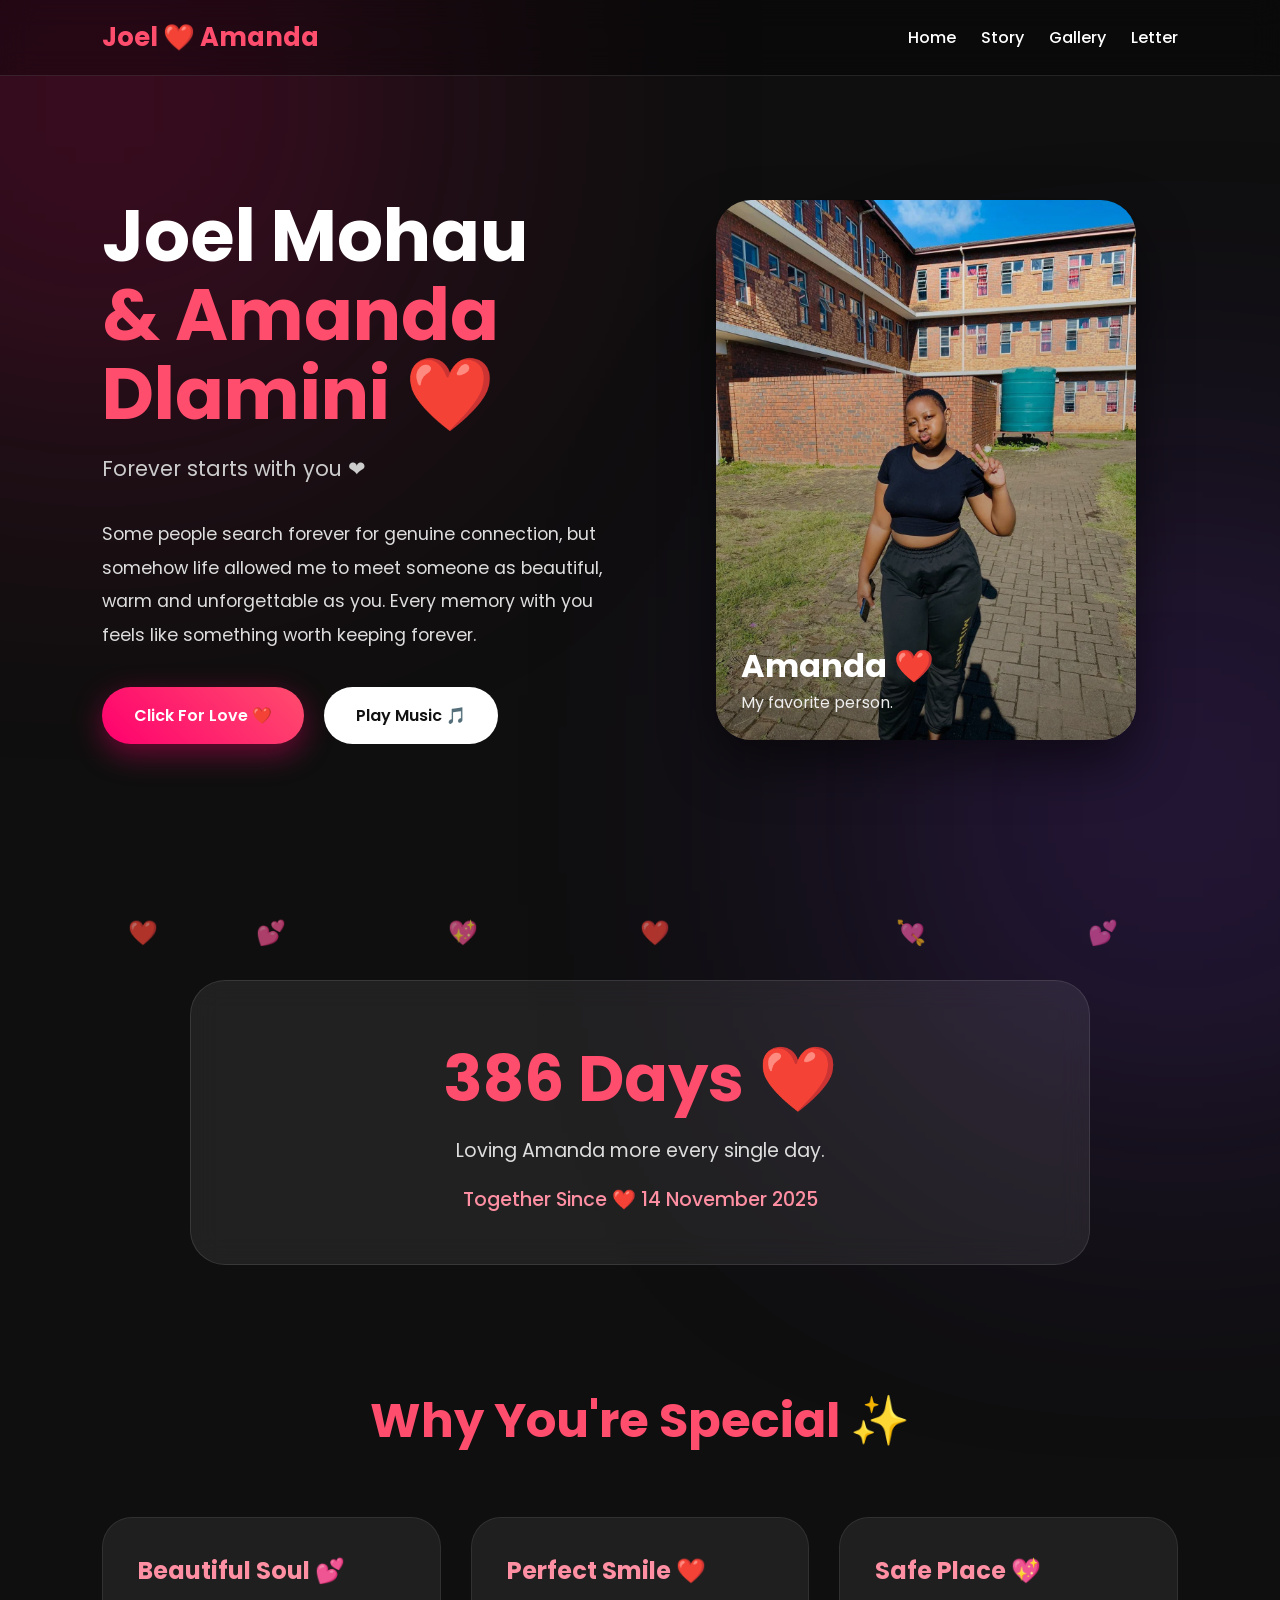
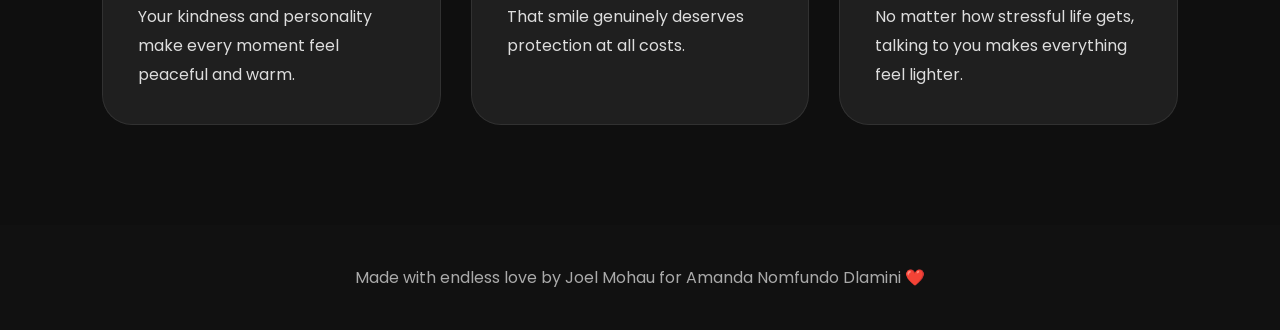
<file: index.html>
<!DOCTYPE html>
<html lang="en">
<head>

<meta charset="UTF-8">
<meta name="viewport" content="width=device-width, initial-scale=1.0">

<title>Joel ❤️ Amanda</title>

<link href="https://fonts.googleapis.com/css2?family=Poppins:wght@300;400;500;600;700&display=swap" rel="stylesheet">

<style>

*{
margin:0;
padding:0;
box-sizing:border-box;
font-family:'Poppins',sans-serif;
scroll-behavior:smooth;
}

body{
background:#0f0f0f;
overflow-x:hidden;
color:white;
}

/* BACKGROUND GLOW */

body::before{
content:'';
position:fixed;
width:500px;
height:500px;
background:#ff006e;
filter:blur(180px);
top:-150px;
left:-150px;
opacity:0.3;
z-index:-1;
}

body::after{
content:'';
position:fixed;
width:500px;
height:500px;
background:#8338ec;
filter:blur(180px);
bottom:-150px;
right:-150px;
opacity:0.3;
z-index:-1;
}

/* NAVBAR */

nav{
position:fixed;
top:0;
left:0;
width:100%;
padding:18px 8%;
display:flex;
justify-content:space-between;
align-items:center;
background:rgba(0,0,0,0.3);
backdrop-filter:blur(15px);
z-index:1000;
border-bottom:1px solid rgba(255,255,255,0.1);
}

.logo{
font-size:1.6rem;
font-weight:700;
color:#ff4d6d;
}

nav ul{
display:flex;
gap:25px;
list-style:none;
}

nav ul li a{
text-decoration:none;
color:white;
font-weight:500;
transition:0.3s;
}

nav ul li a:hover{
color:#ff4d6d;
}

/* HERO */

.hero{
min-height:100vh;
display:flex;
justify-content:center;
align-items:center;
padding:120px 8% 80px;
gap:70px;
flex-wrap:wrap;
}

.hero-left{
flex:1;
min-width:320px;
animation:fadeIn 1.5s ease;
}

.hero-left h1{
font-size:4.5rem;
line-height:1.1;
margin-bottom:20px;
}

.hero-left span{
color:#ff4d6d;
}

.typing{
font-size:1.3rem;
color:#ccc;
margin-bottom:25px;
min-height:40px;
}

.hero-left p{
font-size:1.1rem;
line-height:1.9;
color:#ddd;
max-width:650px;
margin-bottom:35px;
}

/* BUTTONS */

.buttons{
display:flex;
gap:20px;
flex-wrap:wrap;
}

.btn{
padding:16px 32px;
border:none;
border-radius:50px;
cursor:pointer;
font-size:1rem;
font-weight:600;
transition:0.3s;
}

.primary{
background:linear-gradient(45deg,#ff006e,#ff4d6d);
color:white;
box-shadow:0 10px 30px rgba(255,0,110,0.4);
}

.secondary{
background:white;
color:#111;
}

.btn:hover{
transform:translateY(-6px) scale(1.03);
}

/* IMAGE */

.hero-right{
flex:1;
display:flex;
justify-content:center;
align-items:center;
min-width:320px;
animation:fadeIn 2s ease;
}

.image-container{
position:relative;
width:420px;
height:540px;
border-radius:35px;
overflow:hidden;
box-shadow:0 25px 50px rgba(0,0,0,0.5);
}

.image-container::before{
content:'';
position:absolute;
inset:0;
background:linear-gradient(to top,rgba(0,0,0,0.5),transparent);
z-index:1;
}

.image-container img{
width:100%;
height:100%;
object-fit:cover;
transition:0.5s;
}

.image-container:hover img{
transform:scale(1.05);
}

.image-text{
position:absolute;
bottom:25px;
left:25px;
z-index:2;
}

.image-text h2{
font-size:2rem;
}

.image-text p{
color:#eee;
}

/* LOVE COUNTER */

.counter-section{
padding:80px 8%;
display:flex;
justify-content:center;
}

.counter-card{
width:100%;
max-width:900px;
padding:50px;
border-radius:35px;
background:rgba(255,255,255,0.08);
backdrop-filter:blur(15px);
text-align:center;
border:1px solid rgba(255,255,255,0.1);
}

.counter-card h2{
font-size:4rem;
color:#ff4d6d;
margin-bottom:10px;
}

.counter-card p{
font-size:1.2rem;
color:#ddd;
}

.since-date{
margin-top:20px;
font-size:1.2rem;
color:#ff8fa3;
font-weight:500;
}

/* CARDS */

.features{
padding:40px 8% 100px;
}

.title{
text-align:center;
font-size:3rem;
margin-bottom:60px;
color:#ff4d6d;
}

.grid{
display:grid;
grid-template-columns:repeat(auto-fit,minmax(280px,1fr));
gap:30px;
}

.card{
background:rgba(255,255,255,0.07);
padding:35px;
border-radius:30px;
transition:0.4s;
backdrop-filter:blur(10px);
border:1px solid rgba(255,255,255,0.08);
}

.card:hover{
transform:translateY(-10px);
background:rgba(255,255,255,0.12);
}

.card h3{
font-size:1.5rem;
margin-bottom:15px;
color:#ff8fa3;
}

.card p{
line-height:1.8;
color:#ddd;
}

/* FOOTER */

footer{
padding:40px;
text-align:center;
background:#111;
color:#aaa;
}

/* FLOATING HEARTS */

.hearts span{
position:fixed;
bottom:-50px;
font-size:24px;
animation:float 10s linear infinite;
opacity:0.7;
z-index:-1;
}

@keyframes float{
0%{
transform:translateY(0) rotate(0deg);
opacity:1;
}

100%{
transform:translateY(-120vh) rotate(360deg);
opacity:0;
}
}

@keyframes fadeIn{
from{
opacity:0;
transform:translateY(40px);
}

to{
opacity:1;
transform:translateY(0);
}
}

/* MOBILE */

@media(max-width:900px){

.hero{
padding-top:140px;
text-align:center;
}

.hero-left h1{
font-size:3rem;
}

.buttons{
justify-content:center;
}

.image-container{
width:100%;
max-width:360px;
height:500px;
}

.title{
font-size:2.3rem;
}

.counter-card h2{
font-size:3rem;
}

nav{
padding:15px 5%;
}

nav ul{
gap:15px;
font-size:0.9rem;
}

}

</style>

</head>

<body>

<div class="hearts">
<span style="left:10%;animation-delay:0s;">❤️</span>
<span style="left:20%;animation-delay:2s;">💕</span>
<span style="left:35%;animation-delay:4s;">💖</span>
<span style="left:50%;animation-delay:1s;">❤️</span>
<span style="left:70%;animation-delay:5s;">💘</span>
<span style="left:85%;animation-delay:3s;">💕</span>
</div>

<!-- NAVBAR -->

<nav>

<div class="logo">
Joel ❤️ Amanda
</div>

<ul>
<li><a href="index.html">Home</a></li>
<li><a href="story.html">Story</a></li>
<li><a href="gallery.html">Gallery</a></li>
<li><a href="letter.html">Letter</a></li>
</ul>

</nav>

<!-- HERO -->

<section class="hero">

<div class="hero-left">

<h1>
Joel Mohau <br>
<span>& Amanda Dlamini ❤️</span>
</h1>

<div class="typing" id="typing"></div>

<p>
Some people search forever for genuine connection,
but somehow life allowed me to meet someone as beautiful,
warm and unforgettable as you. Every memory with you
feels like something worth keeping forever.
</p>

<div class="buttons">

<button class="btn primary" onclick="showLove()">
Click For Love ❤️
</button>

<button class="btn secondary" onclick="playMusic()">
Play Music 🎵
</button>

</div>

</div>

<div class="hero-right">

<div class="image-container">

<img src="amanda1.jpeg" alt="Amanda">

<div class="image-text">
<h2>Amanda ❤️</h2>
<p>My favorite person.</p>
</div>

</div>

</div>

</section>

<!-- COUNTER -->

<section class="counter-section">

<div class="counter-card">

<h2 id="days">0 ❤️</h2>

<p>
Loving Amanda more every single day.
</p>

<div class="since-date">
Together Since ❤️ 14 November 2025
</div>

</div>

</section>

<!-- FEATURES -->

<section class="features">

<h1 class="title">
Why You're Special ✨
</h1>

<div class="grid">

<div class="card">
<h3>Beautiful Soul 💕</h3>
<p>
Your kindness and personality make every moment feel peaceful and warm.
</p>
</div>

<div class="card">
<h3>Perfect Smile ❤️</h3>
<p>
That smile genuinely deserves protection at all costs.
</p>
</div>

<div class="card">
<h3>Safe Place 💖</h3>
<p>
No matter how stressful life gets, talking to you makes everything feel lighter.
</p>
</div>

</div>

</section>

<footer>
Made with endless love by Joel Mohau for Amanda Nomfundo Dlamini ❤️
</footer>

<!-- MUSIC -->

<audio id="song">
<source src="https://cdn.pixabay.com/download/audio/2022/03/15/audio_c8c8a73467.mp3?filename=romantic-love-11786.mp3" type="audio/mpeg">
</audio>

<script>

/* LOVE ALERT */

function showLove(){
alert("Amanda ❤️ You are genuinely the best thing that has ever happened to me.");
}

/* MUSIC */

function playMusic(){

let song = document.getElementById("song");

song.play();

}

/* LOVE COUNTER */

let startDate = new Date("2025-11-14");

let today = new Date();

let difference = today - startDate;

let days = Math.floor(difference / (1000 * 60 * 60 * 24));

document.getElementById("days").innerHTML = days + " Days ❤️";

/* TYPING EFFECT */

const text = [
"Forever starts with you ❤️",
"You make life feel beautiful ✨",
"My favorite human forever 💕"
];

let count = 0;
let index = 0;
let currentText = '';
let letter = '';

(function type(){

if(count === text.length){
count = 0;
}

currentText = text[count];

letter = currentText.slice(0, ++index);

document.getElementById('typing').textContent = letter;

if(letter.length === currentText.length){

count++;
index = 0;

setTimeout(type, 2000);

}else{

setTimeout(type, 80);

}

})();

</script>

</body>
</html>
</file>
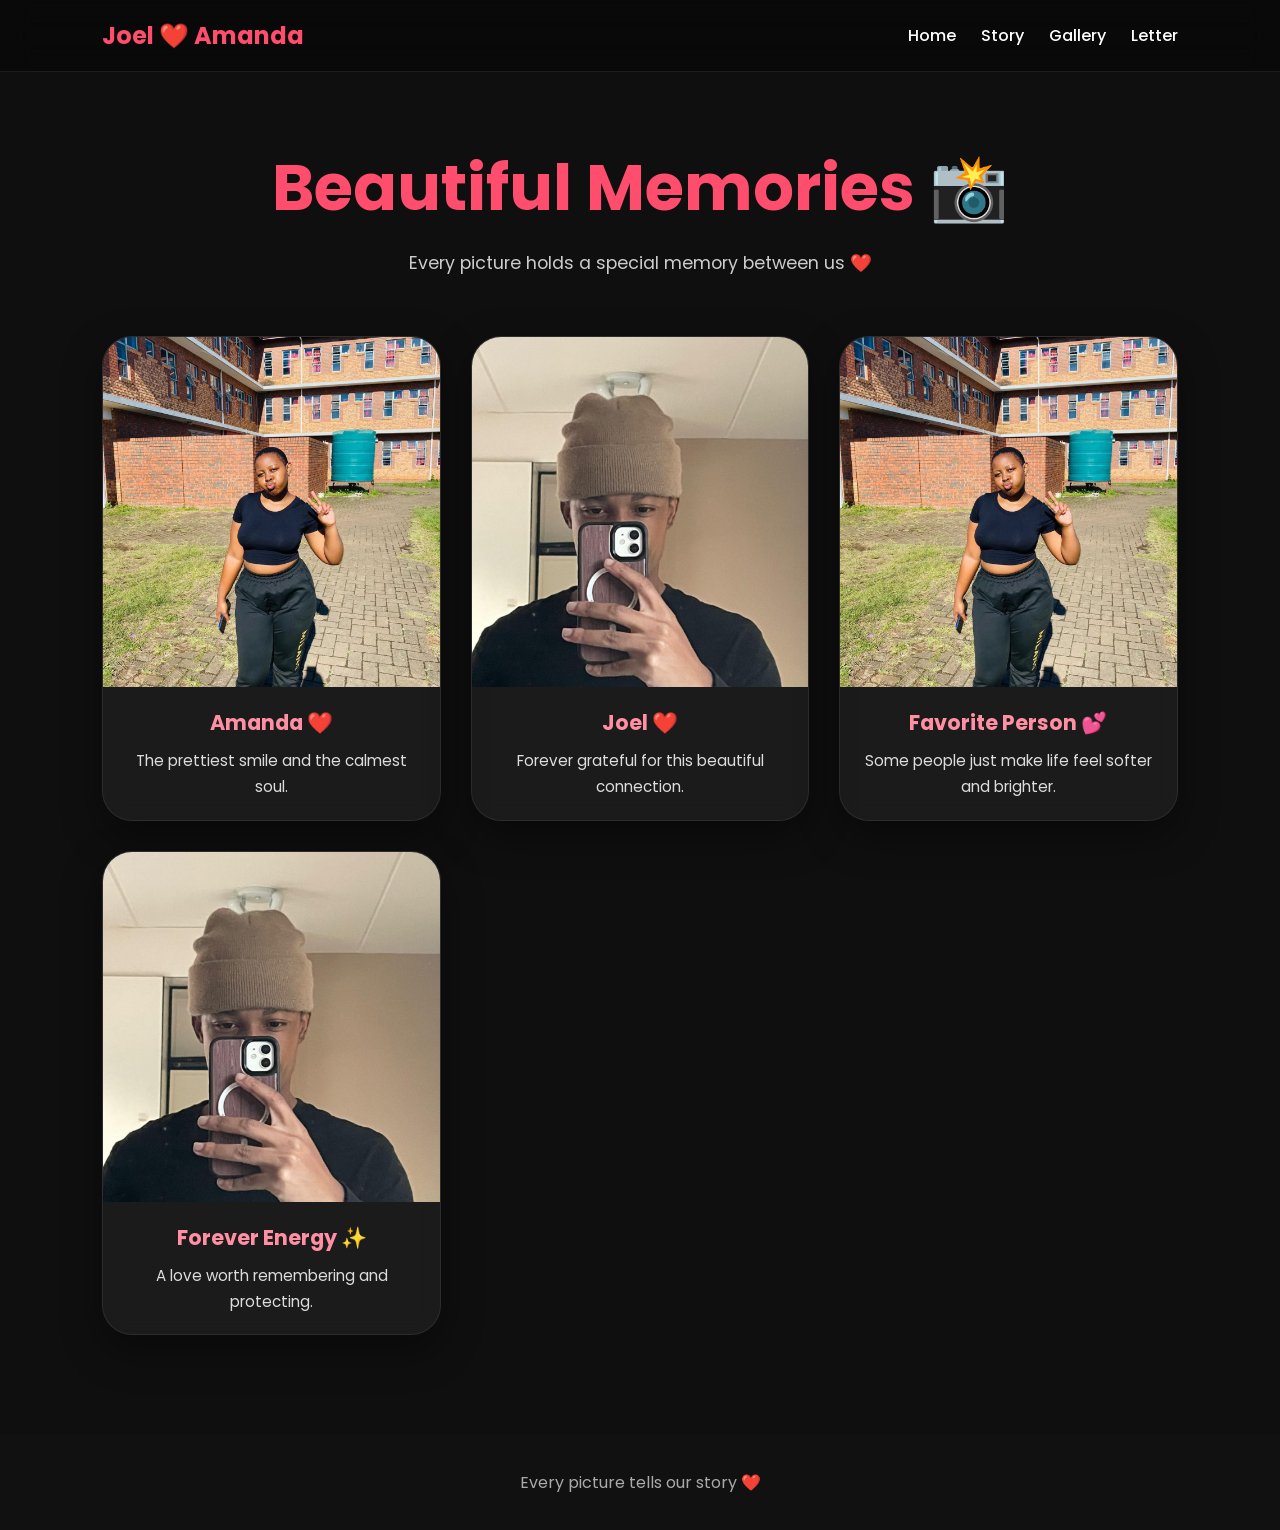
<file: gallery.html>
<!DOCTYPE html>
<html lang="en">
<head>

<meta charset="UTF-8">
<meta name="viewport" content="width=device-width, initial-scale=1.0">

<title>Gallery ❤️</title>

<link href="https://fonts.googleapis.com/css2?family=Poppins:wght@300;400;500;600;700&display=swap" rel="stylesheet">

<style>

*{
margin:0;
padding:0;
box-sizing:border-box;
font-family:'Poppins',sans-serif;
}

body{
background:#0f0f0f;
color:white;
overflow-x:hidden;
}

/* NAVBAR */

nav{
position:fixed;
top:0;
left:0;
width:100%;
padding:18px 8%;
display:flex;
justify-content:space-between;
align-items:center;
background:rgba(0,0,0,0.4);
backdrop-filter:blur(15px);
z-index:1000;
border-bottom:1px solid rgba(255,255,255,0.08);
}

.logo{
font-size:1.5rem;
font-weight:700;
color:#ff4d6d;
}

nav ul{
display:flex;
gap:25px;
list-style:none;
}

nav ul li a{
text-decoration:none;
color:white;
font-weight:500;
transition:0.3s;
}

nav ul li a:hover{
color:#ff4d6d;
}

/* HEADER */

.header{
padding-top:140px;
padding-bottom:40px;
text-align:center;
}

.header h1{
font-size:4rem;
color:#ff4d6d;
margin-bottom:15px;
}

.header p{
color:#ccc;
font-size:1.1rem;
}

/* GALLERY */

.gallery-section{
padding:20px 8% 100px;
}

.gallery{
display:grid;
grid-template-columns:repeat(auto-fit,minmax(250px,1fr));
gap:30px;
}

.photo-card{
background:rgba(255,255,255,0.05);
border-radius:30px;
overflow:hidden;
backdrop-filter:blur(10px);
border:1px solid rgba(255,255,255,0.08);
transition:0.4s;
box-shadow:0 15px 40px rgba(0,0,0,0.4);
animation:fadeUp 1s ease;
}

.photo-card:hover{
transform:translateY(-10px) scale(1.02);
}

.photo-card img{
width:100%;
height:350px;
object-fit:cover;
display:block;
transition:0.4s;
}

.photo-card:hover img{
transform:scale(1.05);
}

.caption{
padding:20px;
text-align:center;
}

.caption h3{
font-size:1.3rem;
margin-bottom:10px;
color:#ff8fa3;
}

.caption p{
font-size:0.95rem;
color:#ddd;
line-height:1.7;
}

/* FOOTER */

footer{
padding:35px;
text-align:center;
background:#111;
color:#aaa;
}

/* ANIMATIONS */

@keyframes fadeUp{

from{
opacity:0;
transform:translateY(40px);
}

to{
opacity:1;
transform:translateY(0);
}

}

/* MOBILE */

@media(max-width:768px){

.header h1{
font-size:2.7rem;
}

nav{
padding:15px 5%;
}

nav ul{
gap:15px;
font-size:0.9rem;
}

.gallery{
gap:20px;
}

.photo-card img{
height:300px;
}

}

</style>

</head>

<body>

<nav>

<div class="logo">
Joel ❤️ Amanda
</div>

<ul>
<li><a href="index.html">Home</a></li>
<li><a href="story.html">Story</a></li>
<li><a href="gallery.html">Gallery</a></li>
<li><a href="letter.html">Letter</a></li>
</ul>

</nav>

<section class="header">

<h1>
Beautiful Memories 📸
</h1>

<p>
Every picture holds a special memory between us ❤️
</p>

</section>

<section class="gallery-section">

<div class="gallery">

<div class="photo-card">

<img src="amanda1.jpeg">

<div class="caption">
<h3>Amanda ❤️</h3>
<p>
The prettiest smile and the calmest soul.
</p>
</div>

</div>

<div class="photo-card">

<img src="joel.jpeg">

<div class="caption">
<h3>Joel ❤️</h3>
<p>
Forever grateful for this beautiful connection.
</p>
</div>

</div>

<div class="photo-card">

<img src="amanda1.jpeg">

<div class="caption">
<h3>Favorite Person 💕</h3>
<p>
Some people just make life feel softer and brighter.
</p>
</div>

</div>

<div class="photo-card">

<img src="joel.jpeg">

<div class="caption">
<h3>Forever Energy ✨</h3>
<p>
A love worth remembering and protecting.
</p>
</div>

</div>

</div>

</section>

<footer>
Every picture tells our story ❤️
</footer>

</body>
</html>
</file>
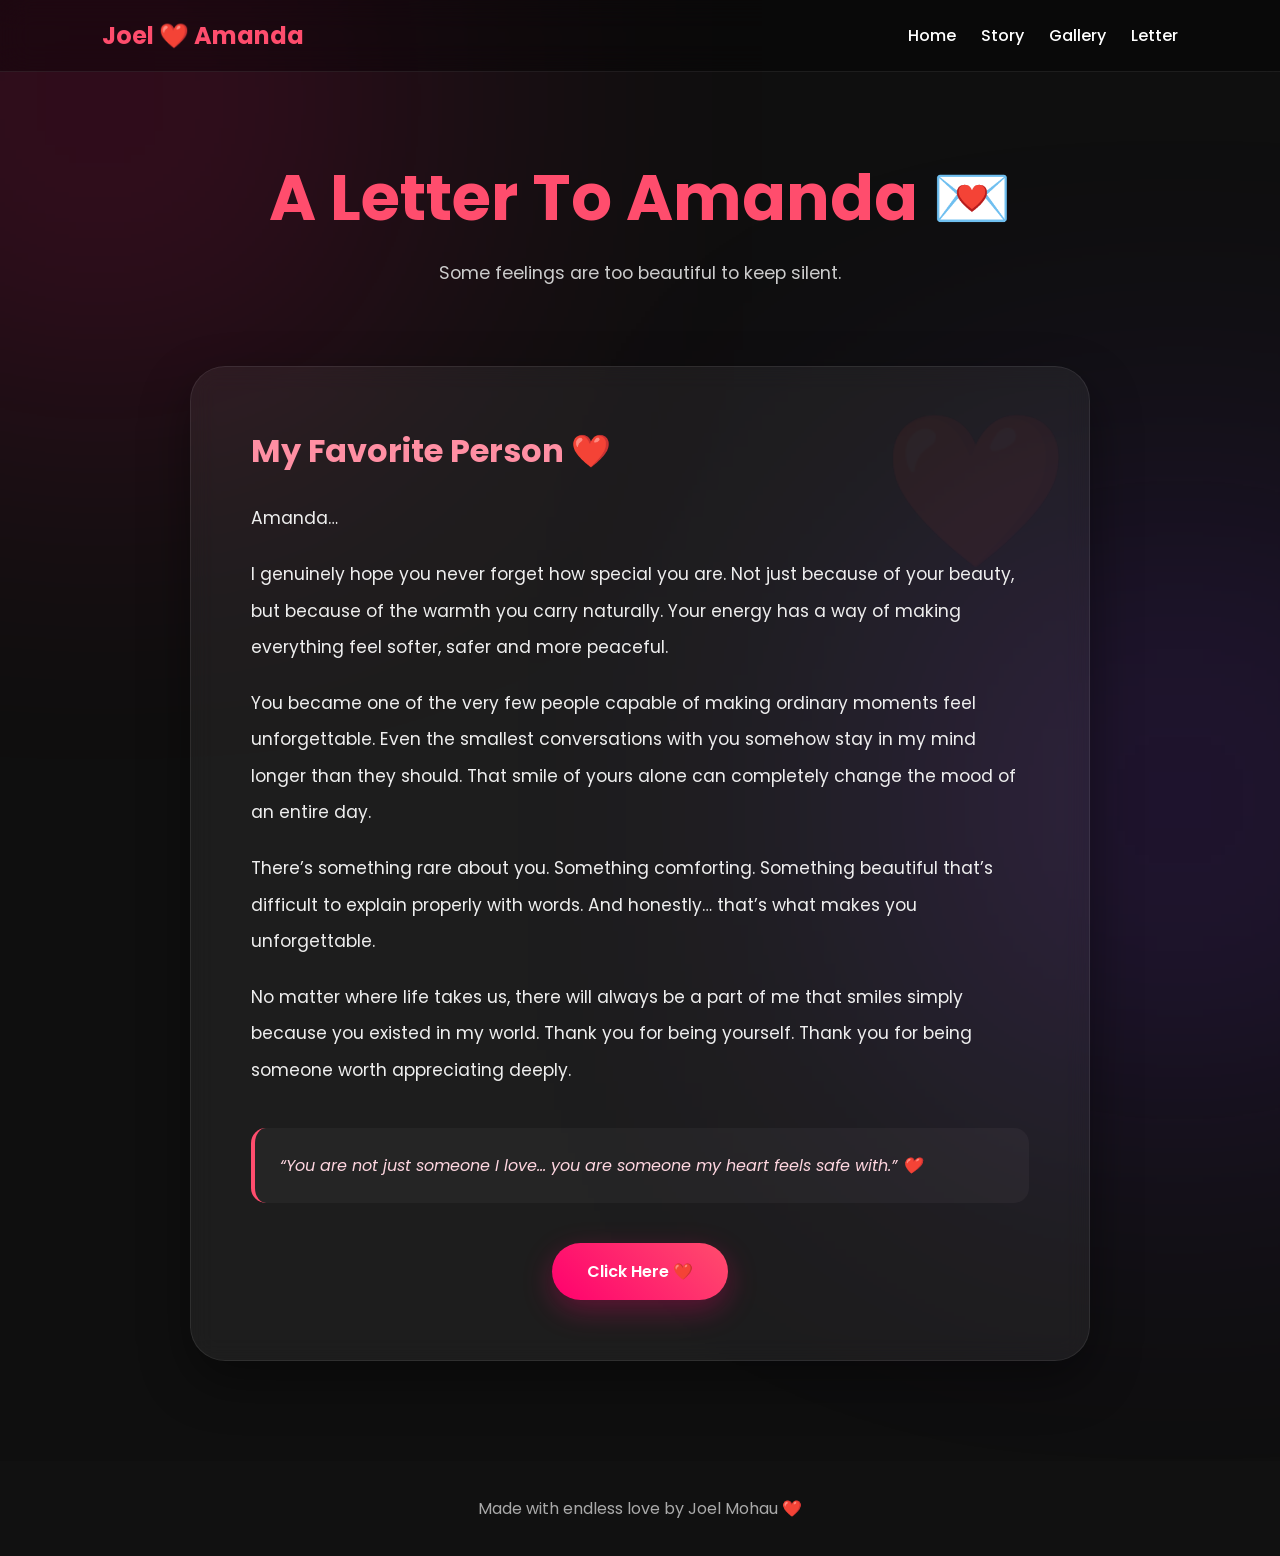
<file: letter.html>
<!DOCTYPE html>
<html lang="en">
<head>

<meta charset="UTF-8">
<meta name="viewport" content="width=device-width, initial-scale=1.0">

<title>Letter To Amanda ❤️</title>

<link href="https://fonts.googleapis.com/css2?family=Poppins:wght@300;400;500;600;700&display=swap" rel="stylesheet">

<style>

*{
margin:0;
padding:0;
box-sizing:border-box;
font-family:'Poppins',sans-serif;
scroll-behavior:smooth;
}

body{
background:#0f0f0f;
overflow-x:hidden;
color:white;
}

/* BACKGROUND GLOW */

body::before{
content:'';
position:fixed;
width:500px;
height:500px;
background:#ff006e;
filter:blur(180px);
top:-150px;
left:-150px;
opacity:0.25;
z-index:-1;
}

body::after{
content:'';
position:fixed;
width:500px;
height:500px;
background:#8338ec;
filter:blur(180px);
bottom:-150px;
right:-150px;
opacity:0.25;
z-index:-1;
}

/* NAVBAR */

nav{
position:fixed;
top:0;
left:0;
width:100%;
padding:18px 8%;
display:flex;
justify-content:space-between;
align-items:center;
background:rgba(0,0,0,0.35);
backdrop-filter:blur(15px);
z-index:1000;
border-bottom:1px solid rgba(255,255,255,0.08);
}

.logo{
font-size:1.5rem;
font-weight:700;
color:#ff4d6d;
}

nav ul{
display:flex;
gap:25px;
list-style:none;
}

nav ul li a{
text-decoration:none;
color:white;
font-weight:500;
transition:0.3s;
}

nav ul li a:hover{
color:#ff4d6d;
}

/* HERO */

.hero{
padding-top:150px;
padding-bottom:60px;
text-align:center;
animation:fadeDown 1s ease;
}

.hero h1{
font-size:4rem;
color:#ff4d6d;
margin-bottom:15px;
}

.hero p{
font-size:1.1rem;
color:#ccc;
}

/* LETTER */

.letter-section{
padding:20px 8% 100px;
display:flex;
justify-content:center;
}

.letter-card{
width:100%;
max-width:900px;
background:rgba(255,255,255,0.06);
backdrop-filter:blur(12px);
padding:60px;
border-radius:35px;
border:1px solid rgba(255,255,255,0.08);
box-shadow:0 20px 50px rgba(0,0,0,0.4);
animation:fadeUp 1.2s ease;
position:relative;
overflow:hidden;
}

.letter-card::before{
content:'❤️';
position:absolute;
font-size:150px;
opacity:0.05;
right:20px;
top:10px;
}

.letter-card h2{
font-size:2rem;
margin-bottom:25px;
color:#ff8fa3;
}

.letter-card p{
font-size:1.08rem;
line-height:2.1;
color:#eee;
margin-bottom:20px;
}

/* QUOTE */

.quote{
margin-top:40px;
padding:25px;
border-left:4px solid #ff4d6d;
background:rgba(255,255,255,0.04);
border-radius:15px;
font-style:italic;
color:#ffd6e0;
}

/* BUTTON */

.center{
text-align:center;
margin-top:40px;
}

button{
padding:16px 35px;
border:none;
border-radius:50px;
background:linear-gradient(45deg,#ff006e,#ff4d6d);
color:white;
font-size:1rem;
font-weight:600;
cursor:pointer;
transition:0.3s;
box-shadow:0 10px 30px rgba(255,0,110,0.3);
}

button:hover{
transform:translateY(-5px) scale(1.03);
}

/* FOOTER */

footer{
padding:35px;
text-align:center;
background:#111;
color:#aaa;
}

/* ANIMATIONS */

@keyframes fadeUp{

from{
opacity:0;
transform:translateY(40px);
}

to{
opacity:1;
transform:translateY(0);
}

}

@keyframes fadeDown{

from{
opacity:0;
transform:translateY(-40px);
}

to{
opacity:1;
transform:translateY(0);
}

}

/* MOBILE */

@media(max-width:768px){

.hero h1{
font-size:2.7rem;
}

.hero p{
font-size:1rem;
padding:0 10px;
}

.letter-card{
padding:35px 25px;
}

.letter-card h2{
font-size:1.6rem;
}

.letter-card p{
font-size:1rem;
line-height:1.9;
}

nav{
padding:15px 5%;
}

nav ul{
gap:15px;
font-size:0.9rem;
}

}

</style>

</head>

<body>

<!-- NAVBAR -->

<nav>

<div class="logo">
Joel ❤️ Amanda
</div>

<ul>
<li><a href="index.html">Home</a></li>
<li><a href="story.html">Story</a></li>
<li><a href="gallery.html">Gallery</a></li>
<li><a href="letter.html">Letter</a></li>
</ul>

</nav>

<!-- HERO -->

<section class="hero">

<h1>
A Letter To Amanda 💌
</h1>

<p>
Some feelings are too beautiful to keep silent.
</p>

</section>

<!-- LETTER -->

<section class="letter-section">

<div class="letter-card">

<h2>
My Favorite Person ❤️
</h2>

<p>
Amanda…
</p>

<p>
I genuinely hope you never forget how special you are.
Not just because of your beauty,
but because of the warmth you carry naturally.
Your energy has a way of making everything feel softer,
safer and more peaceful.
</p>

<p>
You became one of the very few people capable of making ordinary moments feel unforgettable.
Even the smallest conversations with you somehow stay in my mind longer than they should.
That smile of yours alone can completely change the mood of an entire day.
</p>

<p>
There’s something rare about you.
Something comforting.
Something beautiful that’s difficult to explain properly with words.
And honestly…
that’s what makes you unforgettable.
</p>

<p>
No matter where life takes us,
there will always be a part of me that smiles simply because you existed in my world.
Thank you for being yourself.
Thank you for being someone worth appreciating deeply.
</p>

<div class="quote">
“You are not just someone I love…
you are someone my heart feels safe with.” ❤️
</div>

<div class="center">

<button onclick="showMessage()">
Click Here ❤️
</button>

</div>

</div>

</section>

<footer>
Made with endless love by Joel Mohau ❤️
</footer>

<script>

function showMessage(){

alert("Amanda ❤️ You will always be one of the most beautiful parts of my life.");

}

</script>

</body>
</html>
</file>
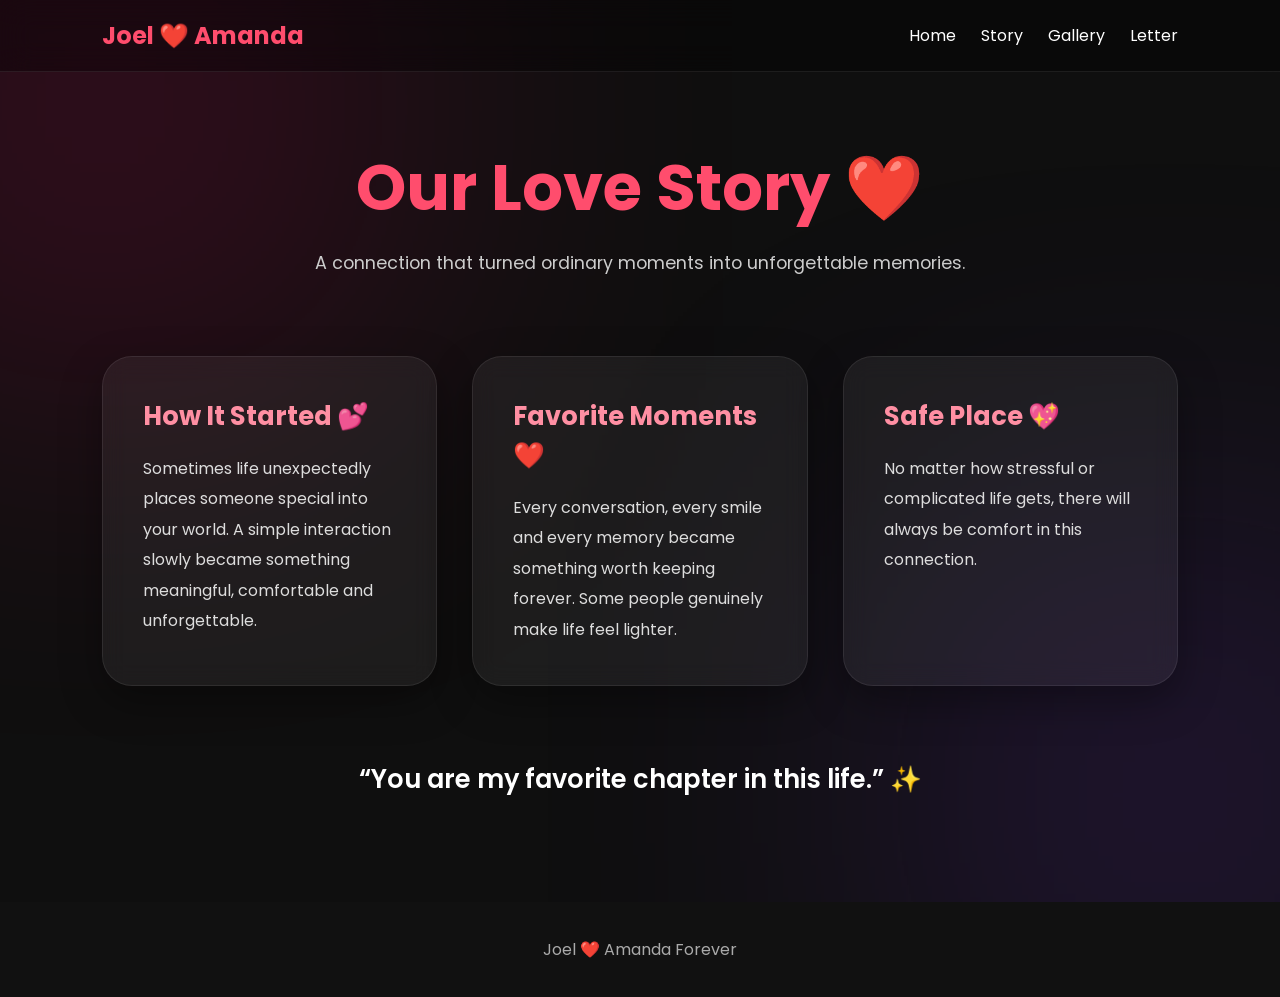
<file: story.html>
<!DOCTYPE html>
<html lang="en">
<head>

<meta charset="UTF-8">
<meta name="viewport" content="width=device-width, initial-scale=1.0">

<title>Our Story ❤️</title>

<link href="https://fonts.googleapis.com/css2?family=Poppins:wght@300;400;500;600;700&display=swap" rel="stylesheet">

<style>

*{
margin:0;
padding:0;
box-sizing:border-box;
font-family:'Poppins',sans-serif;
}

body{
background:#0f0f0f;
color:white;
overflow-x:hidden;
}

/* BACKGROUND GLOW */

body::before{
content:'';
position:fixed;
width:450px;
height:450px;
background:#ff006e;
filter:blur(180px);
top:-120px;
left:-120px;
opacity:0.25;
z-index:-1;
}

body::after{
content:'';
position:fixed;
width:450px;
height:450px;
background:#8338ec;
filter:blur(180px);
bottom:-120px;
right:-120px;
opacity:0.25;
z-index:-1;
}

/* NAVBAR */

nav{
position:fixed;
top:0;
left:0;
width:100%;
padding:18px 8%;
display:flex;
justify-content:space-between;
align-items:center;
background:rgba(0,0,0,0.35);
backdrop-filter:blur(15px);
z-index:1000;
border-bottom:1px solid rgba(255,255,255,0.08);
}

.logo{
font-size:1.5rem;
font-weight:700;
color:#ff4d6d;
}

nav ul{
display:flex;
gap:25px;
list-style:none;
}

nav ul li a{
text-decoration:none;
color:white;
transition:0.3s;
}

nav ul li a:hover{
color:#ff4d6d;
}

/* HERO */

.hero{
padding-top:140px;
padding-bottom:60px;
text-align:center;
}

.hero h1{
font-size:4rem;
margin-bottom:15px;
color:#ff4d6d;
animation:fadeDown 1s ease;
}

.hero p{
font-size:1.1rem;
color:#ccc;
animation:fadeDown 1.4s ease;
}

/* STORY CARDS */

.story-section{
padding:20px 8% 100px;
}

.story-grid{
display:grid;
grid-template-columns:repeat(auto-fit,minmax(280px,1fr));
gap:35px;
}

.story-card{
background:rgba(255,255,255,0.06);
padding:40px;
border-radius:30px;
backdrop-filter:blur(12px);
border:1px solid rgba(255,255,255,0.08);
transition:0.4s;
box-shadow:0 15px 40px rgba(0,0,0,0.35);
animation:fadeUp 1s ease;
}

.story-card:hover{
transform:translateY(-12px);
background:rgba(255,255,255,0.1);
}

.story-card h2{
font-size:1.6rem;
margin-bottom:18px;
color:#ff8fa3;
}

.story-card p{
line-height:1.9;
color:#ddd;
}

/* LOVE QUOTE */

.quote{
margin-top:70px;
text-align:center;
font-size:1.6rem;
font-weight:600;
color:#fff;
line-height:1.8;
animation:fadeUp 1.5s ease;
}

/* FOOTER */

footer{
padding:35px;
text-align:center;
background:#111;
color:#aaa;
}

/* ANIMATIONS */

@keyframes fadeUp{

from{
opacity:0;
transform:translateY(40px);
}

to{
opacity:1;
transform:translateY(0);
}

}

@keyframes fadeDown{

from{
opacity:0;
transform:translateY(-40px);
}

to{
opacity:1;
transform:translateY(0);
}

}

/* MOBILE */

@media(max-width:768px){

.hero h1{
font-size:2.7rem;
}

nav{
padding:15px 5%;
}

nav ul{
gap:15px;
font-size:0.9rem;
}

.quote{
font-size:1.2rem;
}

}

</style>

</head>

<body>

<nav>

<div class="logo">
Joel ❤️ Amanda
</div>

<ul>
<li><a href="index.html">Home</a></li>
<li><a href="story.html">Story</a></li>
<li><a href="gallery.html">Gallery</a></li>
<li><a href="letter.html">Letter</a></li>
</ul>

</nav>

<section class="hero">

<h1>
Our Love Story ❤️
</h1>

<p>
A connection that turned ordinary moments into unforgettable memories.
</p>

</section>

<section class="story-section">

<div class="story-grid">

<div class="story-card">

<h2>
How It Started 💕
</h2>

<p>
Sometimes life unexpectedly places someone special into your world.
A simple interaction slowly became something meaningful,
comfortable and unforgettable.
</p>

</div>

<div class="story-card">

<h2>
Favorite Moments ❤️
</h2>

<p>
Every conversation, every smile and every memory became something worth keeping forever.
Some people genuinely make life feel lighter.
</p>

</div>

<div class="story-card">

<h2>
Safe Place 💖
</h2>

<p>
No matter how stressful or complicated life gets,
there will always be comfort in this connection.
</p>

</div>

</div>

<div class="quote">
“You are my favorite chapter in this life.” ✨
</div>

</section>

<footer>
Joel ❤️ Amanda Forever
</footer>

</body>
</html>
</file>
